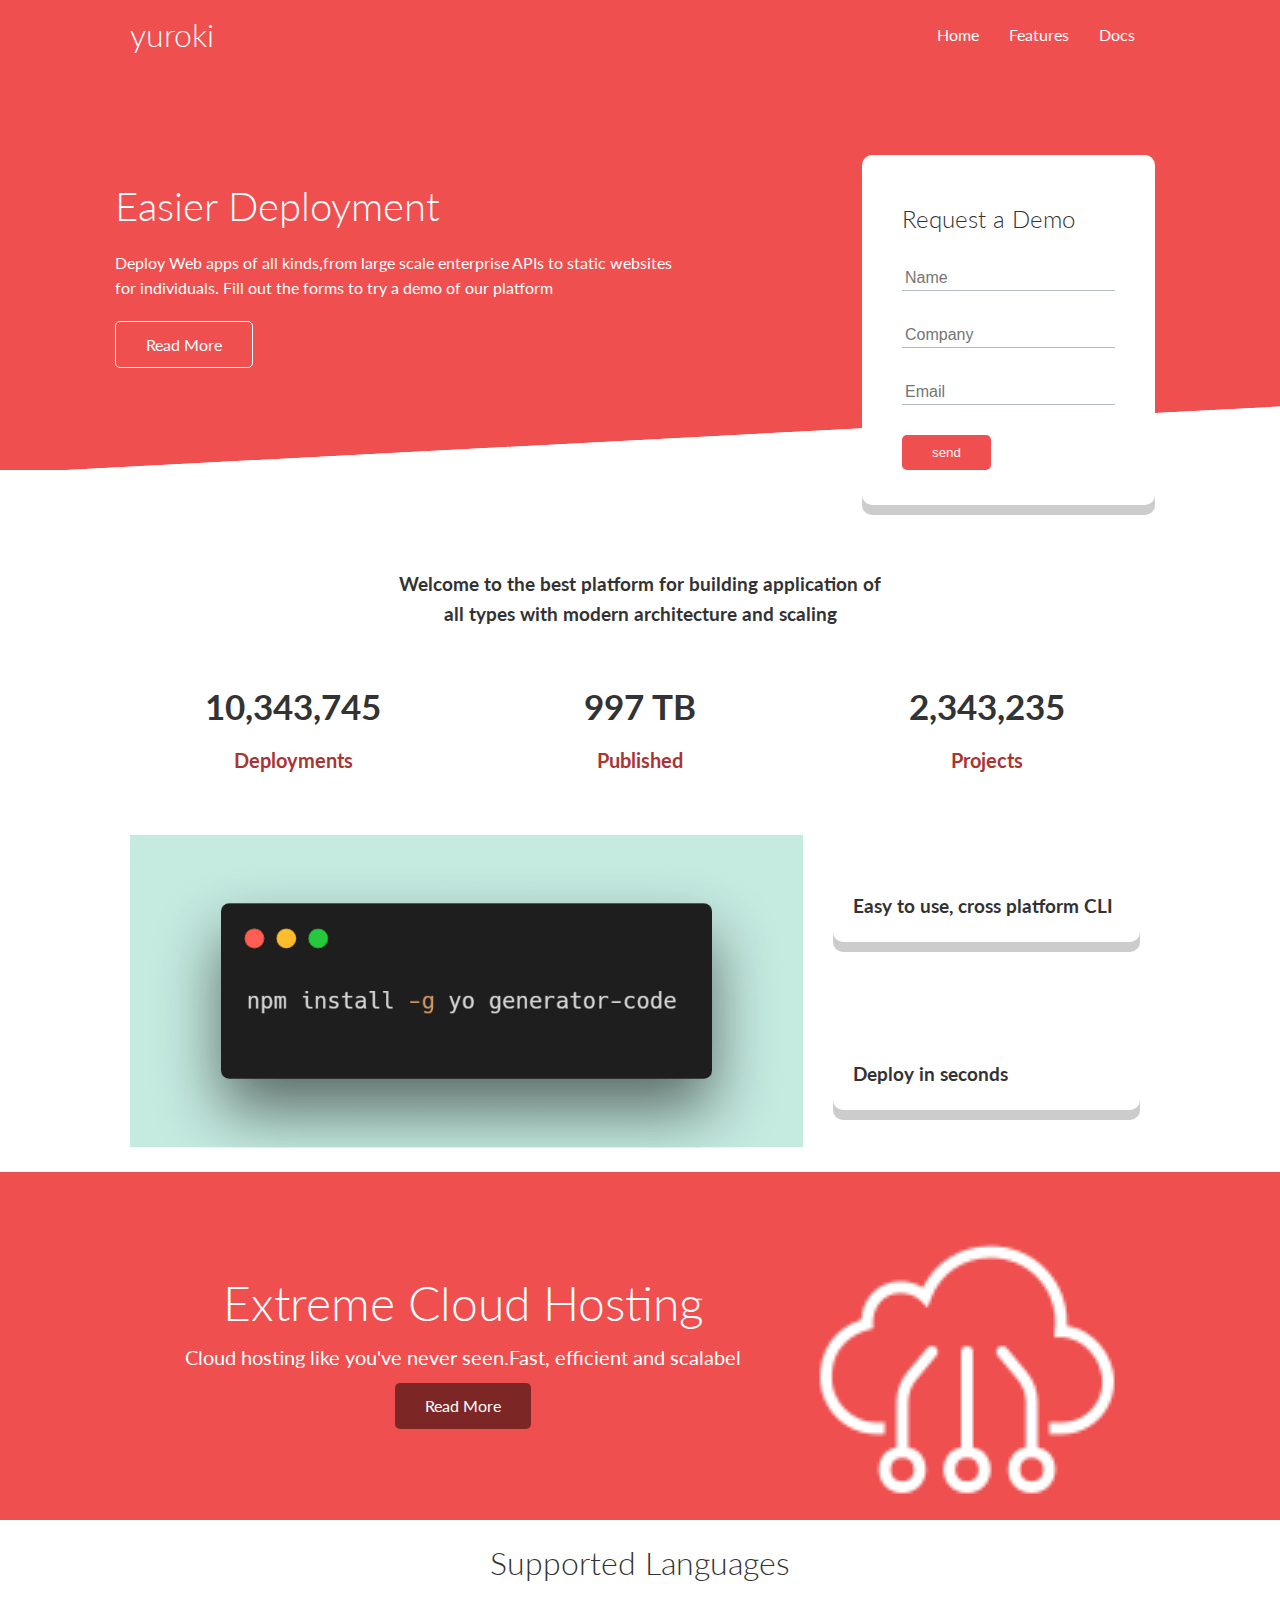
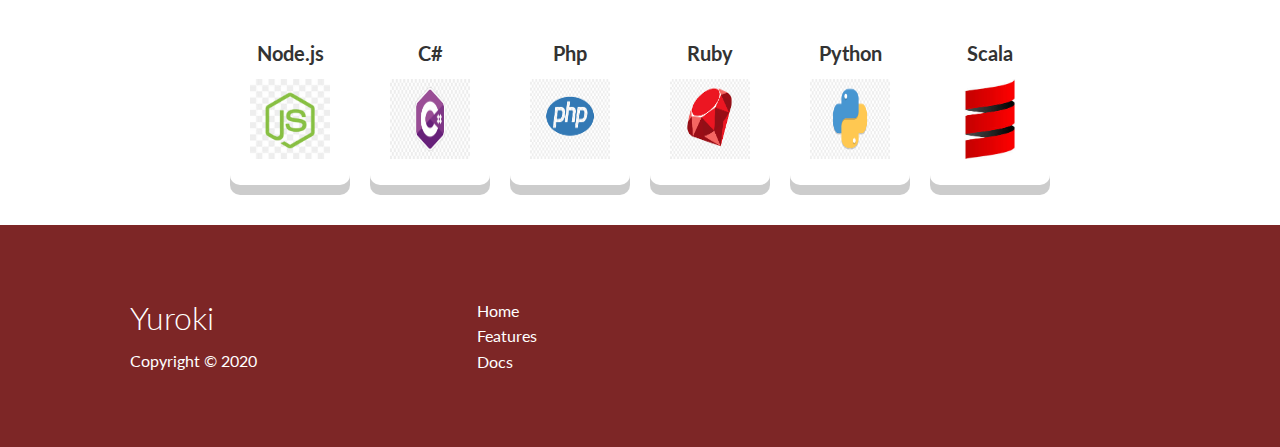
<file: index.html>
<!DOCTYPE html>
<html lang="en">

<head>
    <meta charset="UTF-8">
    <meta name="viewport" content="width=device-width, initial-scale=1.0">
    <link rel="stylesheet" href="css/utilities.css">
    <link rel="stylesheet" href="css/index.css">
    <link rel="stylesheet" href="https://cdnjs.cloudflare.com/ajax/libs/font-awesome/5.15.1/css/all.min.css"
        integrity="sha512-+4zCK9k+qNFUR5X+cKL9EIR+ZOhtIloNl9GIKS57V1MyNsYpYcUrUeQc9vNfzsWfV28IaLL3i96P9sdNyeRssA=="
        crossorigin="anonymous" />
    <title>yuroki | Cloud Hosting For Everyone </title>
</head>

<body>
    <!--NavBar-->
    <div class="navbar">
        <div class="container flex">
            <h1 class="logo">yuroki</h1>
            <nav>
                <ul>
                    <li><a href="index.html">Home</a></li>
                    <li><a href="features.html">Features</a></li>
                    <li><a href="docs.html">Docs</a></li>
                </ul>
            </nav>
        </div>
    </div>
    <!--ShowCase-->
    <section class="showCase">
        <div class="container grid">
            <div class="showcase-text">
                <h1>Easier Deployment</h1>
                <p>Deploy Web apps of all kinds,from large scale enterprise APIs to static websites for individuals.
                    Fill out the forms to try a demo of our platform</p>
                <a href="features.html" class="btn btn-outline">Read More</a>
            </div>
            <div class="showcase-form card">
                <h2>Request a Demo</h2>
                <form>
                    <div class="form-control">
                        <input type="text" name="name" placeholder="Name" required>
                    </div>
                    <div class="form-control">
                        <input type="text" name="company" placeholder="Company" required>
                    </div>
                    <div class="form-control">
                        <input type="email" name="email" placeholder="Email" required>
                    </div>
                    <div class="form-control">
                        <input type="submit" value="send" class="btn btn-primary">
                    </div>
                </form>
            </div>
        </div>
    </section>

    <!--Stats-->
    <section class="stats">
        <div class="container">
            <h3 class="stats-heading text-center my-1">
                Welcome to the best platform for building application of all types with modern architecture and scaling
            </h3>
            <div class="grid grid-3 text-center my-4">
                <div>
                    <i class="fas fa-server fa-3x"></i>
                    <h3>10,343,745</h3>
                    <p class="text-secondary">Deployments</p>
                </div>
                <div>
                    <i class="fas fa-upload fa-3x"></i>
                    <h3>997 TB</h3>
                    <p class="text-secondary">Published</p>
                </div>
                <div>
                    <i class="fas fa-project-diagram fa-3x"></i>
                    <h3>2,343,235</h3>
                    <p class="text-secondary">Projects</p>
                </div>
            </div>
        </div>
    </section>

    <!--Cli-->
    <section class="cli">
        <div class="container grid">
            <img src="img/cli.png" width="100%">
            <div class="card">
                <h3>Easy to use, cross platform CLI</h3>
            </div>
            <div class="card">
                <h3>Deploy in seconds</h3>
            </div>
        </div>
    </section>

    <!--Cloud-->
    <section class="cloud bg-primary my-2 py-2">
        <div class="container grid">
            <div class="text-center">
                <h2 class="lg">Extreme Cloud Hosting</h2>
                <p class="lead ny-1">Cloud hosting like you've never seen.Fast, efficient and scalabel </p>
                <a href="feature" class="btn btn-dark">Read More</a>
            </div>
            <img src="img/cloud.png"   width="300px" >
        </div>
    </section>

    <!--Languages-->
    <section class="languages">
        <h2 class="md text-center my-2">
            Supported Languages
        </h2>
        <div class="container flex">
             <div class="card">
                <h4>Node.js</h4>
                <img src="img/logo/node.jpg" height="80px" width="80px" alt="">
            </div>
            <div class="card">
                <h4>C#</h4>
                <img src="img/logo/c.png" height="80px" width="80px"  alt="">
            </div>
            <div class="card">
                <h4>Php</h4>
                <img src="img/logo/php.png"  height="80px" width="80px" alt="">
        </div>
        
            <div class="card">
                <h4>Ruby</h4>
                <img src="img/logo/ruby.png"  height="80px" width="80px" alt="">
            </div>
            <div class="card">
                <h4>Python</h4>
                <img src="img/logo/python.png"  height="80px" width="80px" alt="">
            </div>
            <div class="card">
                <h4>Scala</h4>
                <img src="img/logo/scala.jpg" height="80px" width="80px"  alt="">
            </div>
        </div>
    </section>

    <!--Footer-->
    <footer class="footer bg-dark py-5">
        <div class="container grid grid-3">
            <div>
               <h1>Yuroki</h1>
               <p>Copyright &copy; 2020</p>
            </div>
            <nav>
                <ul>
                    <li><a href="index.html">Home</a></li>
                    <li><a href="features.html">Features</a></li>
                    <li><a href="docs.html">Docs</a></li>
                </ul>
            </nav>
            <div class="social">
                <a href="#"><i class="fab fa-github fa-2x"></i></a>
                <a href="#"><i class="fab fa-facebook fa-2x"></i></a>
                <a href="#"><i class="fab fa-instagram fa-2x"></i></a>
                <a href="#"><i class="fab fa-twitter fa-2x"></i></a>
            </div>
        </div>
    </footer>
</body>

</html>
</file>
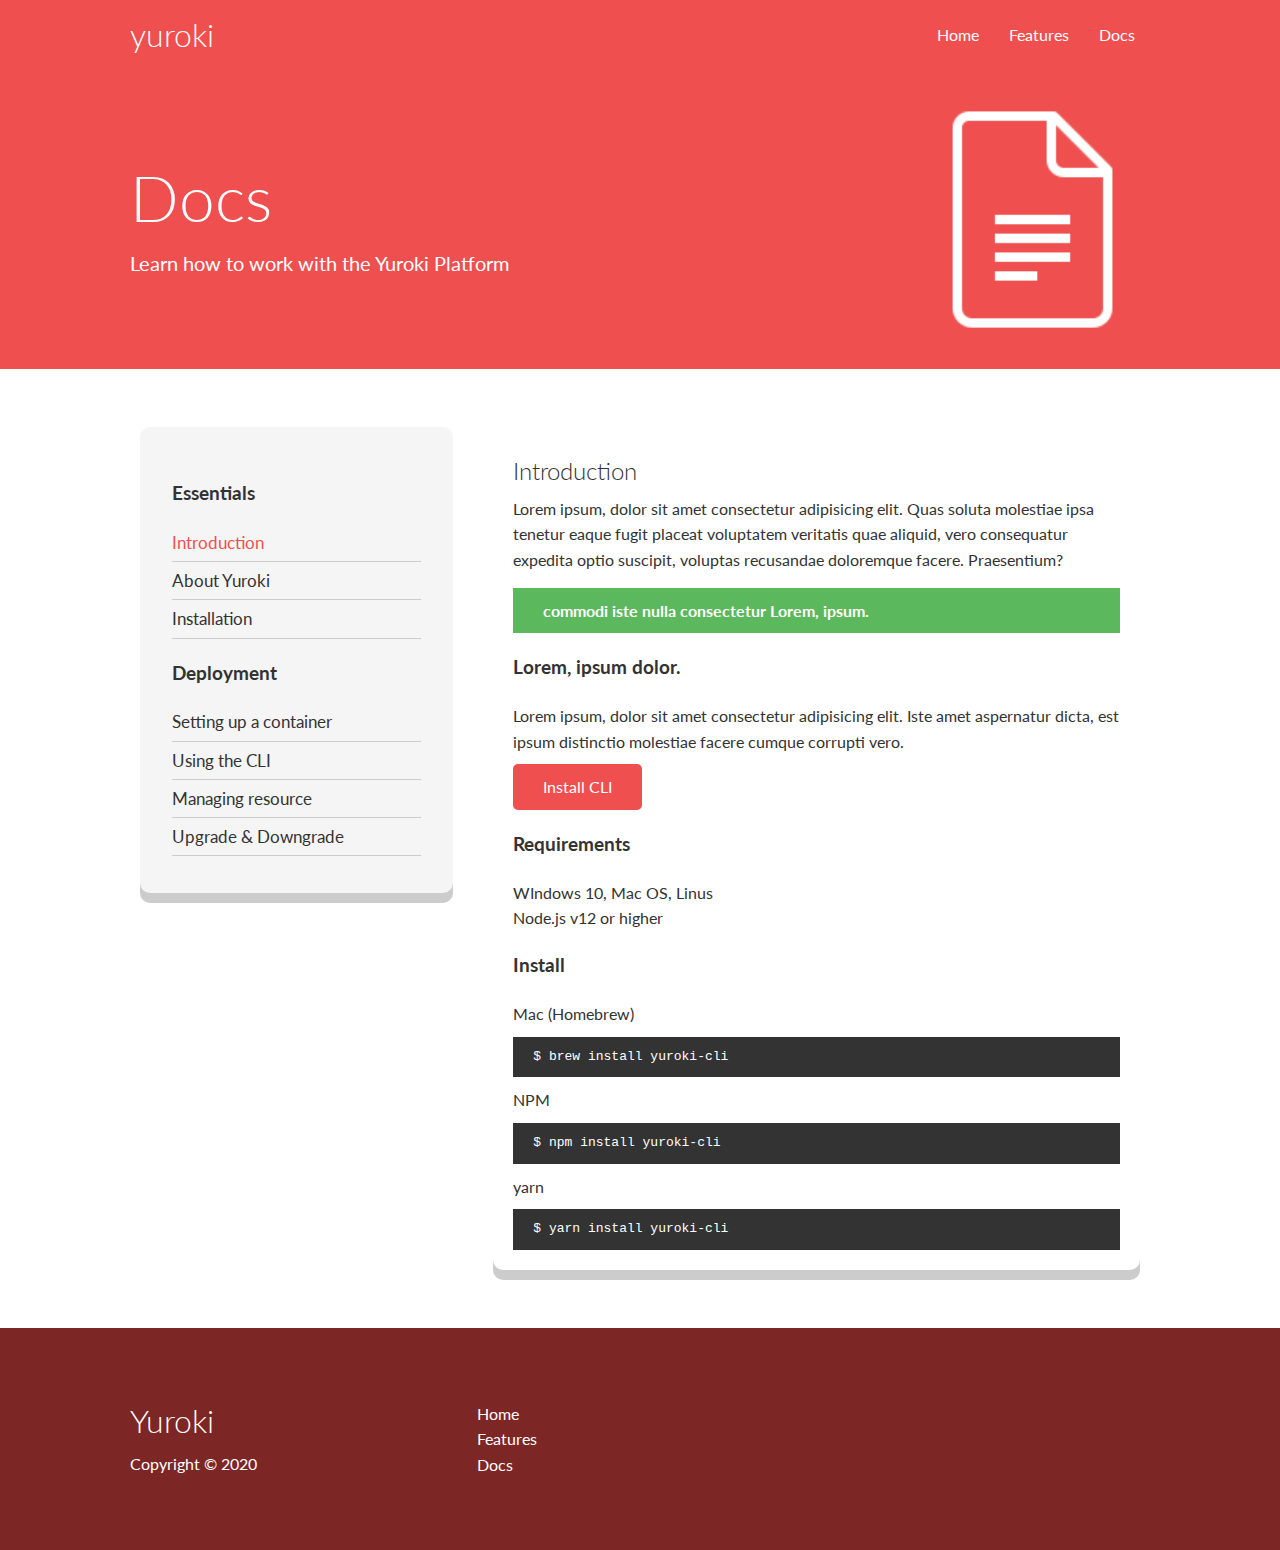
<file: docs.html>
<!DOCTYPE html>
<html lang="en">

<head>
    <meta charset="UTF-8">
    <meta name="viewport" content="width=device-width, initial-scale=1.0">
    <link rel="stylesheet" href="css/utilities.css">
    <link rel="stylesheet" href="css/index.css">
    <link rel="stylesheet" href="https://cdnjs.cloudflare.com/ajax/libs/font-awesome/5.15.1/css/all.min.css"
        integrity="sha512-+4zCK9k+qNFUR5X+cKL9EIR+ZOhtIloNl9GIKS57V1MyNsYpYcUrUeQc9vNfzsWfV28IaLL3i96P9sdNyeRssA=="
        crossorigin="anonymous" />
    <title>yuroki | Cloud Hosting For Everyone </title>
</head>

<body>
    <!--NavBar-->
    <div class="navbar">
        <div class="container flex">
            <h1 class="logo">yuroki</h1>
            <nav>
                <ul>
                    <li><a href="index.html">Home</a></li>
                    <li><a href="features.html">Features</a></li>
                    <li><a href="docs.html">Docs</a></li>
                </ul>
            </nav>
        </div>
    </div>
    <!--Head-->
    <section class="docs-head bg-primary py-3">
        <div class="container grid">
            <div>
                <h1 class="xl">Docs</h1>
                <p class="lead">
                    Learn how to work with the Yuroki Platform
                </p>
            </div>

            <img src="img/docs.png" width="235px" alt="">

        </div>
        </div>
    </section>

    <!--Docs main-->
    <section class="docs-main my-4">
        <div class="container grid">
            <div class="card bg-light p-3">
                <h3 class="my-2">Essentials</h3>
                <nav>
                    <ul>
                        <li><a class="text-primary" href="#">Introduction</a></li>
                        <li><a href="#">About Yuroki</a></li>
                        <li><a href="#">Installation</a></li>
                    </ul>
                </nav>
                <h3 class="my-2">Deployment</h3>
                <nav>
                    <ul>
                        <li><a href="#">Setting up a container</a></li>
                        <li><a href="#">Using the CLI</a></li>
                        <li><a href="#">Managing resource</a></li>
                        <li><a href="#">Upgrade & Downgrade</a></li>
                    </ul>
                </nav>
            </div>
            <div class="card">
                <h2>Introduction</h2>
                <p>Lorem ipsum, dolor sit amet consectetur adipisicing elit. Quas soluta molestiae ipsa tenetur eaque
                    fugit
                    placeat voluptatem veritatis quae aliquid, vero consequatur expedita optio suscipit, voluptas
                    recusandae
                    doloremque facere. Praesentium?</p>
                <div class="alert alert-success">
                    <i class=" fas fa-info"> </i>
                    commodi iste nulla consectetur Lorem, ipsum.
                </div>
                <h3>Lorem, ipsum dolor.</h3>
                <p>Lorem ipsum, dolor sit amet consectetur adipisicing elit. Iste amet aspernatur dicta, est ipsum
                    distinctio molestiae facere cumque corrupti vero.</p>
                <a href="#" class="btn btn-primary">Install CLI</a>

                <h3>Requirements</h3>
                <ul>
                    <li>WIndows 10, Mac OS, Linus</li>
                    <li>Node.js v12 or higher</li>
                </ul>

                <h3>Install</h3>
                <p>Mac (Homebrew)</p>
                <pre><code>$ brew install yuroki-cli</code></pre>
                <p>NPM</p>
                <pre><code>$ npm install yuroki-cli</code></pre>
                <p>yarn</p>
                <pre><code>$ yarn install yuroki-cli</code></pre>
            </div>
        </div>
    </section>

    <!--Footer-->
    <footer class="footer bg-dark py-5">
        <div class="container grid grid-3">
            <div>
                <h1>Yuroki</h1>
                <p>Copyright &copy; 2020</p>
            </div>
            <nav>
                <ul>
                    <li><a href="index.html">Home</a></li>
                    <li><a href="features.html">Features</a></li>
                    <li><a href="docs.html">Docs</a></li>
                </ul>
            </nav>
            <div class="social">
                <a href="#"><i class="fab fa-github fa-2x"></i></a>
                <a href="#"><i class="fab fa-facebook fa-2x"></i></a>
                <a href="#"><i class="fab fa-instagram fa-2x"></i></a>
                <a href="#"><i class="fab fa-twitter fa-2x"></i></a>
            </div>
        </div>
    </footer>
</body>

</html>
</file>
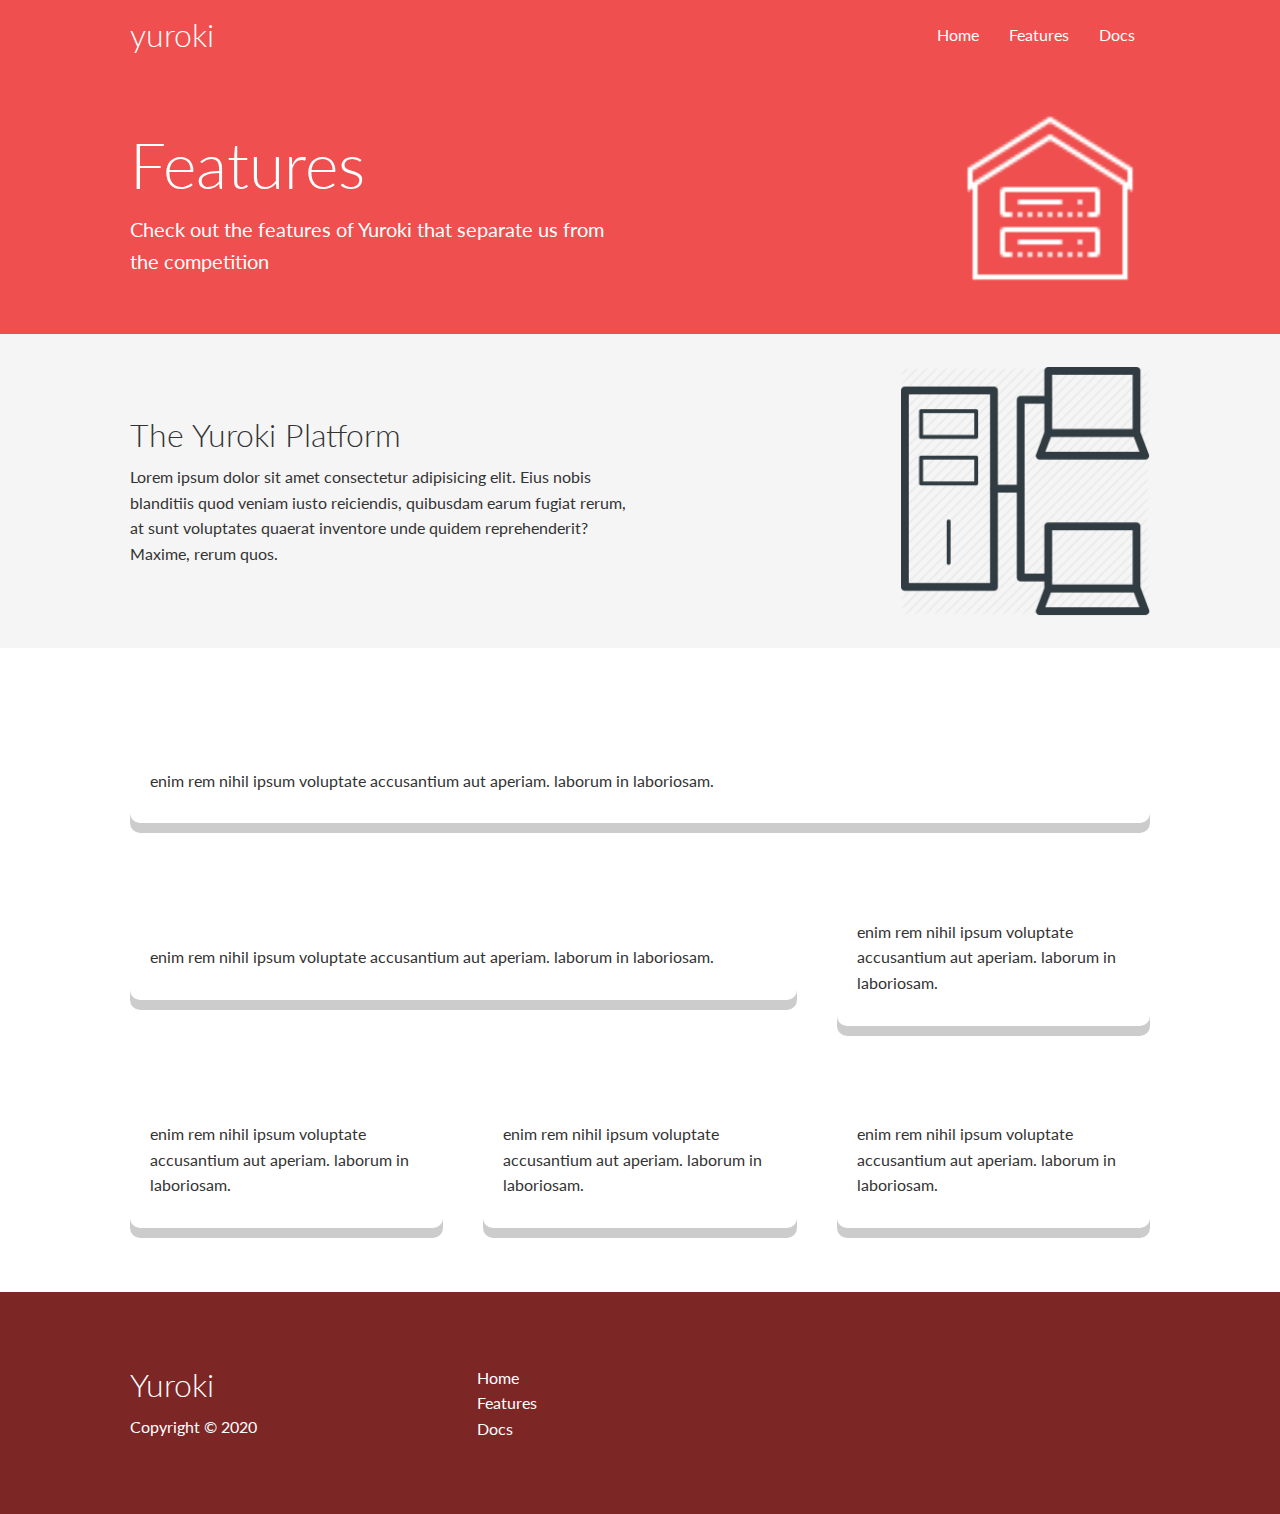
<file: features.html>
<!DOCTYPE html>
<html lang="en">

<head>
    <meta charset="UTF-8">
    <meta name="viewport" content="width=device-width, initial-scale=1.0">
    <link rel="stylesheet" href="css/utilities.css">
    <link rel="stylesheet" href="css/index.css">
    <link rel="stylesheet" href="https://cdnjs.cloudflare.com/ajax/libs/font-awesome/5.15.1/css/all.min.css"
        integrity="sha512-+4zCK9k+qNFUR5X+cKL9EIR+ZOhtIloNl9GIKS57V1MyNsYpYcUrUeQc9vNfzsWfV28IaLL3i96P9sdNyeRssA=="
        crossorigin="anonymous" />
    <title>yuroki | Cloud Hosting For Everyone </title>
</head>

<body>
    <!--NavBar-->
    <div class="navbar">
        <div class="container flex">
            <h1 class="logo">yuroki</h1>
            <nav>
                <ul>
                    <li><a href="index.html">Home</a></li>
                    <li><a href="features.html">Features</a></li>
                    <li><a href="docs.html">Docs</a></li>
                </ul>
            </nav>
        </div>
    </div>
    <!--Head-->
    <section class="features-head bg-primary py-3">
        <div class="container grid">
            <div>
                <h1 class="xl">Features</h1>
                <p class="lead">
                    Check out the features of Yuroki that separate us from the competition
                </p>
            </div>
                
            <img src="img/features.png" width="200px" alt="">
                
            </div>
        </div>
    </section>
  
    <!--Sub head-->
    <section class="features-sub-head bg-light py-3">
        <div class="container grid">
            <div>
                <h1 class="md">The Yuroki Platform</h1>
                <p>Lorem ipsum dolor sit amet consectetur adipisicing elit. Eius nobis blanditiis quod veniam iusto reiciendis, quibusdam earum fugiat rerum, at sunt voluptates quaerat inventore unde quidem reprehenderit? Maxime, rerum quos.</p>
            </div>
            
            <img src="img/features -main.png" width="250px" alt="">
            
        </div>
    </section>

    <!--Main-->
    <section class="features-main my-2">
        <div class="container grid  grid-3">
        <div class="card ">
            <i class="fas fa-server fa-3x"></i>
            <p> enim rem nihil ipsum voluptate accusantium aut aperiam. laborum in laboriosam.</p>
        </div>
        <div class="card ">
            <i class="fas fa-server fa-3x"></i>
            <p> enim rem nihil ipsum voluptate accusantium aut aperiam. laborum in laboriosam.</p>
        </div>
        <div class="card ">
            <i class="fas fa-laptop-code fa-3x"></i>
            <p> enim rem nihil ipsum voluptate accusantium aut aperiam. laborum in laboriosam.</p>
        </div>
        <div class="card ">
            <i class="fas fa-upload fa-3x"></i>
            <p> enim rem nihil ipsum voluptate accusantium aut aperiam. laborum in laboriosam.</p>
        </div>
        <div class="card ">
            <i class="fas fa-power-off fa-3x"></i>
            <p> enim rem nihil ipsum voluptate accusantium aut aperiam. laborum in laboriosam.</p>
        </div>
        <div class="card ">
            <i class="fas fa-database fa-3x"></i>
            <p> enim rem nihil ipsum voluptate accusantium aut aperiam. laborum in laboriosam.</p>
        </div>
    </div>
    </section>

    <!--Footer-->
    <footer class="footer bg-dark py-5">
        <div class="container grid grid-3">
            <div>
               <h1>Yuroki</h1>
               <p>Copyright &copy; 2020</p>
            </div>
            <nav>
                <ul>
                    <li><a href="index.html">Home</a></li>
                    <li><a href="features.html">Features</a></li>
                    <li><a href="docs.html">Docs</a></li>
                </ul>
            </nav>
            <div class="social">
                <a href="#"><i class="fab fa-github fa-2x"></i></a>
                <a href="#"><i class="fab fa-facebook fa-2x"></i></a>
                <a href="#"><i class="fab fa-instagram fa-2x"></i></a>
                <a href="#"><i class="fab fa-twitter fa-2x"></i></a>
            </div>
        </div>
    </footer>
</body>

</html>
</file>
<file: css/utilities.css>
/* utilities */
.container{
    max-width: 1100px;
    margin: 0 auto;
    overflow: auto;
    padding: 0 40px;
}

.card{
    background-color: #ffffff;
    color: #333;
    border-radius: 10px;
    box-shadow: 0px 10px rgba(0,0,0,0.2);
    padding: 20px;
    margin: 10px;
}
 
.btn{
    display: inline-block;
    padding: 10px 30px;
    cursor: pointer;
    background-color: var(--primary-color);
    color: #ffffff;  
    border: none;
    border-radius: 5px;
}

.btn-outline {
   background-color: transparent;
   border: 1px solid #ffffff;
}
.btn:hover{
    transform: scale(0.98);
}

/*background & colored button */
.bg-primary,.btn-primary {
    background-color: var(--primary-color);
    color: #ffffff;
}

.bg-secondary,.btn-secondary{
    background-color: var(--secondary-color);
    color: #ffffff;
}

.bg-dark,.btn-dark{
    background-color: var(--dark-color);
    color: #ffffff;
}

.bg-light,.btn-light{
    background-color: var(--light-color);
    color: #333333;
}

.bg-primary a,.btn-primary a,.bg-secondary a,.btn-secondary a,.bg-dark a,.btn-dark a{
 color: #ffffff;
}

/* Text color */
.text-primary {
   color: var(--primary-color);
}

.text-secondary{
   color: var(--secondary-color);
}

.text-dark{
   color: var(--dark-color);
}

.text-light{
    color: var(--light-color);   
}



/* Text sizes */
.lead {
    font-size: 20px;
}
  
.sm{
    font-size: 1rem;
} 

.md {
    font-size: 2rem;
}

.lg {
    font-size: 3rem;
}

.xl {
   font-size: 4rem;
}

.text-center{
    text-align: center;
}

/* Alert */
.alert{
  background-color: var(--light-color);
  padding: 10px 20px;
  font-weight: bold;
  margin: 15px 0;
}

.alert i {
    margin-right: 10px;
}

.alert-success {
    background-color: var(--success-color);
    color: #ffffff;
}

.alert-error {
    background-color: var(--error-color);
    color:#ffffff;
}

.flex{
    display: flex;
    justify-content: center;
    align-items: center;
    height: 100%;
}

.grid{
    display: grid;
    grid-template-columns:repeat(2,1fr);
    gap: 20px;
    justify-content: center;
    align-items: center;
    height: 100%;
}
.grid-3{
    grid-template-columns:repeat(3,1fr);
}

/* Margin */
.my-1{
    margin: 1rem 0;
}

.my-2{
    margin: 1.5rem 0;
}
.my-3{
    margin: 2rem 0;
}
.my-4{
    margin: 3rem 0;
}
.my-5{
    margin: 4rem 0;
}

.m-1{
    margin: 1rem;
}

.m-2{
    margin: 1.5rem;
}
.m-3{
    margin: 2rem;
}
.m-4{
    margin: 3rem;
}
.m-5{
    margin: 4rem;
}
 /* padding */

 .py-1{
    padding: 1rem 0;
}

.py-2{
    padding: 1.5rem 0;
}
.py-3{
    padding: 2rem 0;
}
.py-4{
    padding: 3rem 0;
}
.py-5{
    padding: 4rem 0;
}

.p-1{
    padding: 1rem;
}

.p-2{
    padding: 1.5rem;
}
.p-3{
    padding: 2rem;
}
.p-4{
    padding: 3rem;
}
.p-5{
    padding: 4rem;
}
</file>
<file: css/index.css>
@import url('https://fonts.googleapis.com/css2?family=Lato&display=swap');
:root{
    --primary-color:#ef4f4f;
    --secondary-color:#aa3434;
    --dark-color:#7d2626;
    --light-color:#f5f5f5;
    --success-color:#5cb85c;
    --error-color:#d9534f;
}

* {
 box-sizing: border-box;
 margin: 0;
 padding: 0;
}
  body{
      font-family: 'lato',sans-serif;
      color: #333;
      line-height: 1.6;
  }
   
 
 ul{
      list-style-type: none;
  }

  a{
      text-decoration: none;
      color: #333;
  }
h1,h2{
    font-weight: 300;
    line-height: 1.2;
    margin: 10px 0px;
}
 
p {
    margin: 10px 0px;
}

code,pre {
    background-color: #333;
    color: #ffffff;
    padding: 10px;
}

.hidden{
    visibility: hidden;
    height: 0;
}

/* Navbar */
.navbar{
    background-color:var(--primary-color);
    color: #ffffff;
    height: 70px;
}
.navbar ul{
    display: flex;
}
.navbar a{
    color: #ffffff;
    padding: 10px;
    margin: 0 5px;
}
.navbar a:hover{
    border-bottom:2px solid #ffffff;
}
.navbar .flex{
    justify-content: space-between;
}
/*showCase*/
.showCase{
    height: 400px;
    background-color: var(--primary-color);
    color: #ffffff;
    position: relative;
}
.showCase h1{
    font-size: 40px;
}
.showCase p{
    margin: 20px 0px;
}
.showCase .grid{
    grid-template-columns:55% 45%;
    gap: 30px;
    overflow: visible;
}

.showcase-text{
    animation: slideInFromLeft 1s ease-in;
}

.showcase-form{
    position: relative;
    top: 60px;
    height: 350px;
    max-width: 400px;
    padding:40px;
    z-index: 100;
    justify-self: flex-end;
    animation:slideInFromRight 1s ease-in;
} 

.showcase-form .form-control{
    margin: 30px 0;
}
.showcase-form input[type='text'],
.showcase-form input[type='email']{
    border: 0;
    border-bottom: 1px solid #b4becb;
    width: 100%;
    padding: 3px;
    font-size: 16px;
}
.showcase-form input:focus{
    outline: none;
}
.showCase::before,.showCase::after{
    content: "hrllo ";
    position: absolute;
    height: 100px;
    bottom: -70px;
    right: 0;
    left: 0;
    background-color: #ffffff;
    transform: skewY(-3deg);
  -webkit-transform: skewY(-3deg);
    -moz-transform: skewY(-3deg);
   -ms-transform: skewY(-3deg);
}
/* Stats */
.stats {
    padding-top: 100px;
    animation:slideInFromBottom 1s ease-in;
}
.stats-heading{
max-width: 500px;
margin: auto;
}

.stats .grid h3{
    font-size: 35px;
}

.stats .grid p{
    font-size: 20px;
    font-weight: bold;
} 

/* CLi */
.cli .grid{
    grid-template-columns: repeat(3,1fr);
    grid-template-rows: repeat(2,1fr) ;
}

.cli .grid> *:first-child {
    grid-column:1/span 2 ;
    grid-row: 1/span 2;
}
 

/* cloud */
.cloud .grid {
    grid-template-columns: 4fr 2fr;
}

/* Languages */
.languages .flex{
    flex-wrap: wrap;
}
.languages .card{
  text-align: center;
  margin: 10px 10px 40px;
  transition: transform 0.2s ease-in-out;
}

.languages .card h4{
    font-size: 20px;
    margin-bottom: 10px;
}

.languages .card:hover{
    transform: translateY(-15px);
}

/* feature */

.features-head img,.docs-head img{
    justify-self: flex-end;
}

.features-sub-head img{
    justify-self: flex-end;
}


.features-main .card > i {
    margin-right: 20px;
}

.features-main .grid{
   padding: 30px;
}

.features-main .grid > *:first-child {
    grid-column: 1 /span 3;
}

.features-main .grid > *:nth-child(2) {
    grid-column: 1 /span 2;
}

/* Docs */
.docs-main h3{
    margin: 20px 0px;
}

.docs-main .grid{
    grid-template-columns: 1fr 2fr;
    align-items: flex-start;
}

.docs-main nav li {
    font-size: 17px;
    padding-bottom: 5px;
    margin-bottom: 5px;
    border-bottom: 1px solid #cccccc;
}

.docs-main a:hover{
    font-weight: bold;
}

 /* footer */
.footer .social a{
    margin: 0px 10px;
}

/* Animations */
@keyframes slideInFromLeft {
    0% {
        transform: translateX(-100%);
    }
    100% {
        transform: translateX(0);
    }
}

@keyframes slideInFromRight {
    0% {
        transform: translateX(100%);
    }
    100% {
        transform: translateX(0);
    }
}

@keyframes slideInFromTop {
    0% {
        transform: translateY(-100%);
    }
    100% {
        transform: translateY(0);
    }
}
 
@keyframes slideInFromBottom {
    0% {
        transform: translateY(100%);
    }
    100% {
        transform: translateY(0);
    }
}

/* tablets and under */
@media only screen and (max-width: 768px) {
   .grid,.showCase .grid,.stats .grid,.cli .grid,.cloud .grid ,.features-main .grid,.docs-main .grid{
       grid-template-columns: 1fr;
       grid-template-rows: 1fr;
   }
   .showCase{
       height: auto;
   }
   .showcase-text {
       text-align: center;
       margin-top: 40px;
       animation:slideInFromTop 1s ease-in;
   }
   .showcase-form{
       justify-self: center;
       margin: auto;
       animation:slideInFromBottom 1s ease-in;
   }
   .cloud img{
       justify-self: center;
       margin: auto;
   }
   .cli .grid> *:first-child {
    grid-column:1;
    grid-row: 1;
   }
  
.features-head,.features-sub-head,.docs-head{
    text-align: center;
  }
  .features-head img,.docs-head img,.features-sub-head img{
    justify-self: center;
}

.features-main .grid > *:first-child,.features-main .grid> *:nth-child(2){
   grid-column: 1;
}

}


/*Mobile */
 @media only screen and (max-width: 500px){
     .navbar {
         height: 110px;
     }

     .navbar .flex{
         flex-direction: column;
     }

     .navbar ul{
         padding: 10px;
         background-color: rgba(0, 0, 0, 0.2);
     }
 }
</file>
